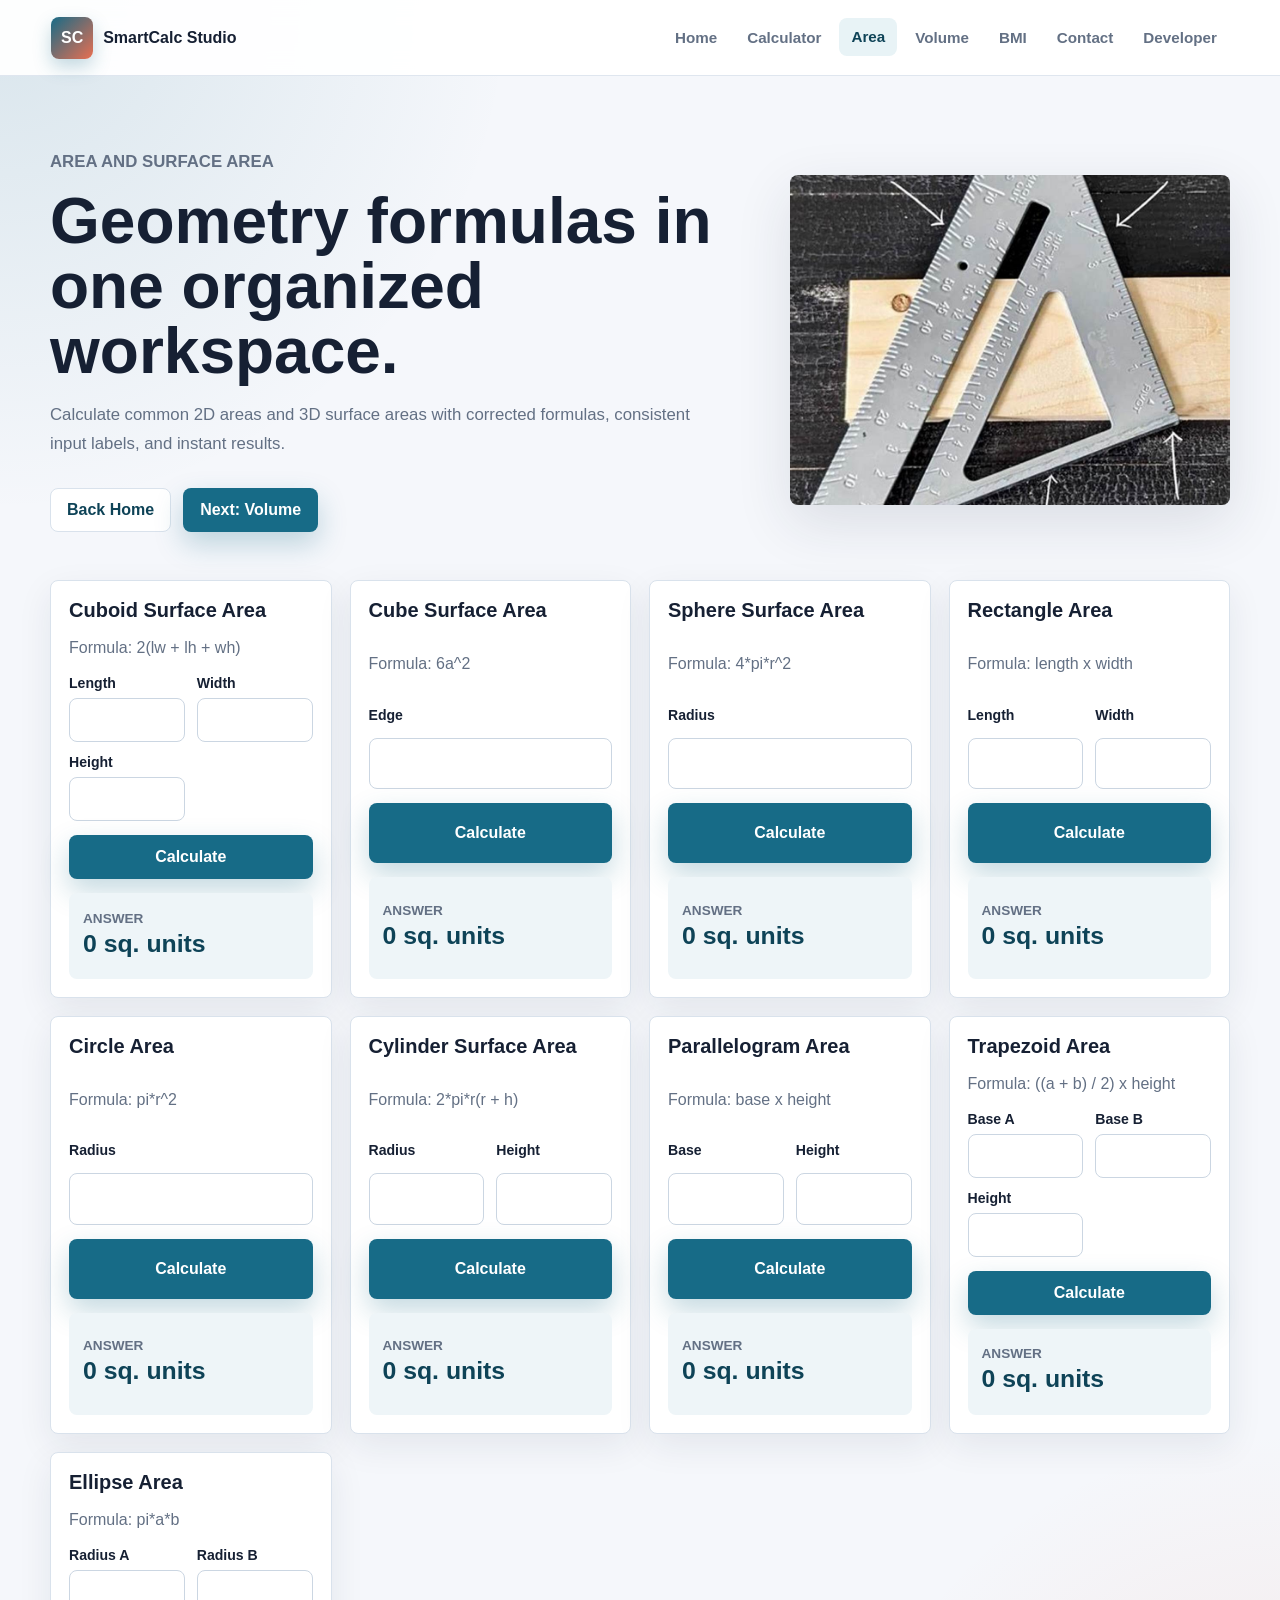
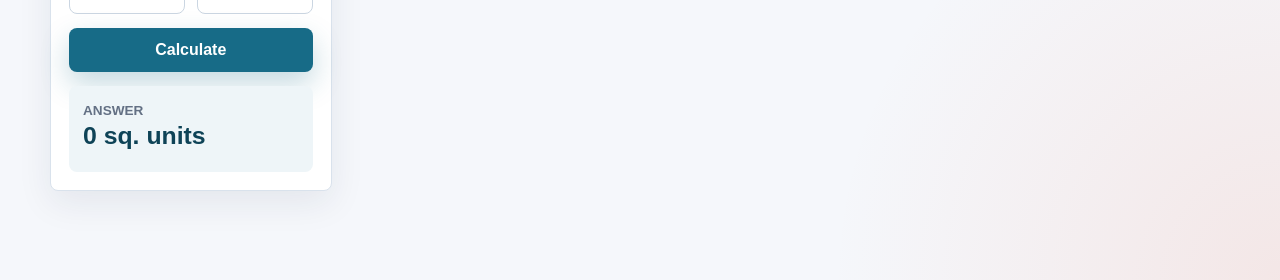
<file: CALCULATOR/area.html>
<!DOCTYPE html>
<html lang="en">
<head>
  <meta charset="UTF-8">
  <meta name="viewport" content="width=device-width, initial-scale=1.0">
  <title>SmartCalc Studio | Area Calculator</title>
  <link rel="stylesheet" href="assets/css/styles.css">
</head>
<body>
  <div class="site-shell">
    <header class="site-header">
      <a class="brand" href="home.html">
        <span class="brand-mark">SC</span>
        <span>SmartCalc Studio</span>
      </a>
      <nav class="nav-links" aria-label="Main navigation">
        <a href="home.html">Home</a>
        <a href="calcy.html">Calculator</a>
        <a class="active" href="area.html">Area</a>
        <a href="volume.html">Volume</a>
        <a href="bmi.html">BMI</a>
        <a href="contactus.html">Contact</a>
        <a href="info.html">Developer</a>
      </nav>
    </header>

    <main>
      <section class="subhero">
        <div>
          <p class="eyebrow">Area and surface area</p>
          <h1>Geometry formulas in one organized workspace.</h1>
          <p>
            Calculate common 2D areas and 3D surface areas with corrected formulas,
            consistent input labels, and instant results.
          </p>
          <div class="hero-actions">
            <a class="btn btn-outline" href="home.html">Back Home</a>
            <a class="btn btn-primary" href="volume.html">Next: Volume</a>
          </div>
        </div>
        <div class="subhero-media">
          <img src="area.jpeg" alt="Area calculator visual">
        </div>
      </section>

      <section class="workspace">
        <div class="form-grid">
          <form class="calc-card" data-formula-form="cuboidSurface">
            <h2>Cuboid Surface Area</h2>
            <p>Formula: 2(lw + lh + wh)</p>
            <div class="fields">
              <div class="field"><label for="cuboid-length">Length</label><input id="cuboid-length" name="length" type="number" step="any" required></div>
              <div class="field"><label for="cuboid-width">Width</label><input id="cuboid-width" name="width" type="number" step="any" required></div>
              <div class="field"><label for="cuboid-height">Height</label><input id="cuboid-height" name="height" type="number" step="any" required></div>
            </div>
            <button class="btn btn-primary" type="submit">Calculate</button>
            <div class="result-panel"><span class="result-label">Answer</span><span class="result-value" data-result>0 sq. units</span><span class="result-note" data-result-note></span></div>
          </form>

          <form class="calc-card" data-formula-form="cubeSurface">
            <h2>Cube Surface Area</h2>
            <p>Formula: 6a^2</p>
            <div class="fields single">
              <div class="field"><label for="cube-edge">Edge</label><input id="cube-edge" name="edge" type="number" step="any" required></div>
            </div>
            <button class="btn btn-primary" type="submit">Calculate</button>
            <div class="result-panel"><span class="result-label">Answer</span><span class="result-value" data-result>0 sq. units</span><span class="result-note" data-result-note></span></div>
          </form>

          <form class="calc-card" data-formula-form="sphereSurface">
            <h2>Sphere Surface Area</h2>
            <p>Formula: 4*pi*r^2</p>
            <div class="fields single">
              <div class="field"><label for="sphere-radius">Radius</label><input id="sphere-radius" name="radius" type="number" step="any" required></div>
            </div>
            <button class="btn btn-primary" type="submit">Calculate</button>
            <div class="result-panel"><span class="result-label">Answer</span><span class="result-value" data-result>0 sq. units</span><span class="result-note" data-result-note></span></div>
          </form>

          <form class="calc-card" data-formula-form="rectangleArea">
            <h2>Rectangle Area</h2>
            <p>Formula: length x width</p>
            <div class="fields">
              <div class="field"><label for="rectangle-length">Length</label><input id="rectangle-length" name="length" type="number" step="any" required></div>
              <div class="field"><label for="rectangle-width">Width</label><input id="rectangle-width" name="width" type="number" step="any" required></div>
            </div>
            <button class="btn btn-primary" type="submit">Calculate</button>
            <div class="result-panel"><span class="result-label">Answer</span><span class="result-value" data-result>0 sq. units</span><span class="result-note" data-result-note></span></div>
          </form>

          <form class="calc-card" data-formula-form="circleArea">
            <h2>Circle Area</h2>
            <p>Formula: pi*r^2</p>
            <div class="fields single">
              <div class="field"><label for="circle-radius">Radius</label><input id="circle-radius" name="radius" type="number" step="any" required></div>
            </div>
            <button class="btn btn-primary" type="submit">Calculate</button>
            <div class="result-panel"><span class="result-label">Answer</span><span class="result-value" data-result>0 sq. units</span><span class="result-note" data-result-note></span></div>
          </form>

          <form class="calc-card" data-formula-form="cylinderSurface">
            <h2>Cylinder Surface Area</h2>
            <p>Formula: 2*pi*r(r + h)</p>
            <div class="fields">
              <div class="field"><label for="cylinder-radius">Radius</label><input id="cylinder-radius" name="radius" type="number" step="any" required></div>
              <div class="field"><label for="cylinder-height">Height</label><input id="cylinder-height" name="height" type="number" step="any" required></div>
            </div>
            <button class="btn btn-primary" type="submit">Calculate</button>
            <div class="result-panel"><span class="result-label">Answer</span><span class="result-value" data-result>0 sq. units</span><span class="result-note" data-result-note></span></div>
          </form>

          <form class="calc-card" data-formula-form="parallelogramArea">
            <h2>Parallelogram Area</h2>
            <p>Formula: base x height</p>
            <div class="fields">
              <div class="field"><label for="parallel-base">Base</label><input id="parallel-base" name="base" type="number" step="any" required></div>
              <div class="field"><label for="parallel-height">Height</label><input id="parallel-height" name="height" type="number" step="any" required></div>
            </div>
            <button class="btn btn-primary" type="submit">Calculate</button>
            <div class="result-panel"><span class="result-label">Answer</span><span class="result-value" data-result>0 sq. units</span><span class="result-note" data-result-note></span></div>
          </form>

          <form class="calc-card" data-formula-form="trapezoidArea">
            <h2>Trapezoid Area</h2>
            <p>Formula: ((a + b) / 2) x height</p>
            <div class="fields">
              <div class="field"><label for="trap-base-a">Base A</label><input id="trap-base-a" name="baseA" type="number" step="any" required></div>
              <div class="field"><label for="trap-base-b">Base B</label><input id="trap-base-b" name="baseB" type="number" step="any" required></div>
              <div class="field"><label for="trap-height">Height</label><input id="trap-height" name="height" type="number" step="any" required></div>
            </div>
            <button class="btn btn-primary" type="submit">Calculate</button>
            <div class="result-panel"><span class="result-label">Answer</span><span class="result-value" data-result>0 sq. units</span><span class="result-note" data-result-note></span></div>
          </form>

          <form class="calc-card" data-formula-form="ellipseArea">
            <h2>Ellipse Area</h2>
            <p>Formula: pi*a*b</p>
            <div class="fields">
              <div class="field"><label for="ellipse-a">Radius A</label><input id="ellipse-a" name="radiusA" type="number" step="any" required></div>
              <div class="field"><label for="ellipse-b">Radius B</label><input id="ellipse-b" name="radiusB" type="number" step="any" required></div>
            </div>
            <button class="btn btn-primary" type="submit">Calculate</button>
            <div class="result-panel"><span class="result-label">Answer</span><span class="result-value" data-result>0 sq. units</span><span class="result-note" data-result-note></span></div>
          </form>
        </div>
      </section>
    </main>
  </div>
  <script src="assets/js/app.js"></script>
</body>
</html>
</file>
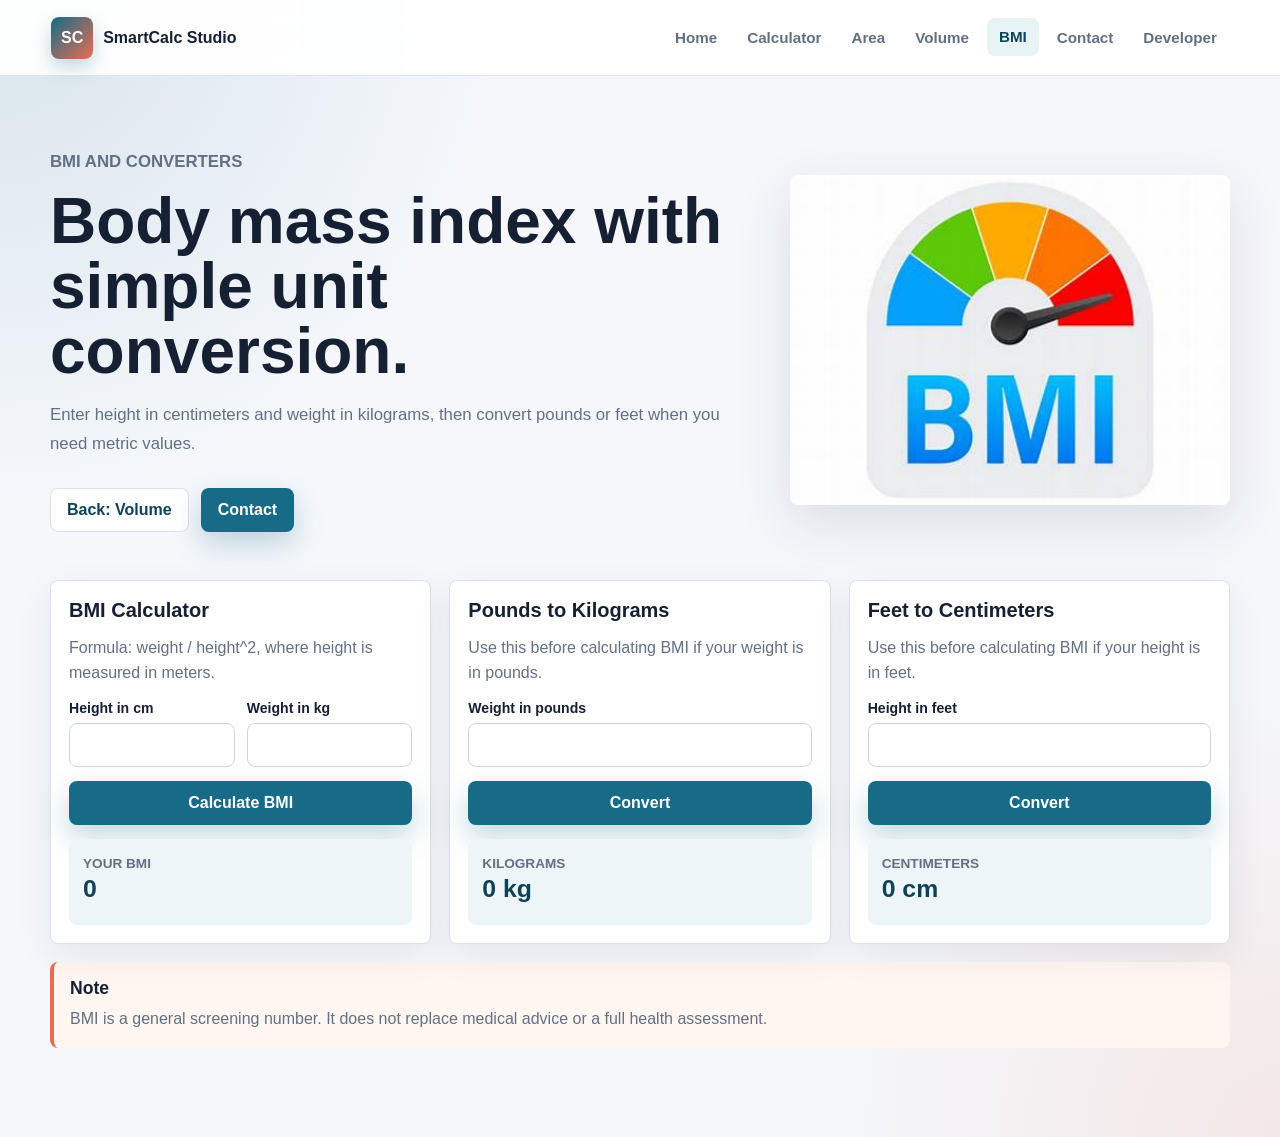
<file: CALCULATOR/bmi.html>
<!DOCTYPE html>
<html lang="en">
<head>
  <meta charset="UTF-8">
  <meta name="viewport" content="width=device-width, initial-scale=1.0">
  <title>SmartCalc Studio | BMI Calculator</title>
  <link rel="stylesheet" href="assets/css/styles.css">
</head>
<body>
  <div class="site-shell">
    <header class="site-header">
      <a class="brand" href="home.html">
        <span class="brand-mark">SC</span>
        <span>SmartCalc Studio</span>
      </a>
      <nav class="nav-links" aria-label="Main navigation">
        <a href="home.html">Home</a>
        <a href="calcy.html">Calculator</a>
        <a href="area.html">Area</a>
        <a href="volume.html">Volume</a>
        <a class="active" href="bmi.html">BMI</a>
        <a href="contactus.html">Contact</a>
        <a href="info.html">Developer</a>
      </nav>
    </header>

    <main>
      <section class="subhero">
        <div>
          <p class="eyebrow">BMI and converters</p>
          <h1>Body mass index with simple unit conversion.</h1>
          <p>
            Enter height in centimeters and weight in kilograms, then convert pounds
            or feet when you need metric values.
          </p>
          <div class="hero-actions">
            <a class="btn btn-outline" href="volume.html">Back: Volume</a>
            <a class="btn btn-primary" href="contactus.html">Contact</a>
          </div>
        </div>
        <div class="subhero-media">
          <img src="bmi.jpeg" alt="BMI calculator visual">
        </div>
      </section>

      <section class="workspace">
        <div class="form-grid">
          <form class="calc-card" data-bmi-form>
            <h2>BMI Calculator</h2>
            <p>Formula: weight / height^2, where height is measured in meters.</p>
            <div class="fields">
              <div class="field"><label for="height">Height in cm</label><input id="height" name="height" type="number" step="any" required></div>
              <div class="field"><label for="weight">Weight in kg</label><input id="weight" name="weight" type="number" step="any" required></div>
            </div>
            <button class="btn btn-primary" type="submit">Calculate BMI</button>
            <div class="result-panel"><span class="result-label">Your BMI</span><span class="result-value" data-result>0</span><span class="result-note" data-result-note></span></div>
          </form>

          <form class="calc-card" data-convert-form="poundsToKg" data-unit="kg">
            <h2>Pounds to Kilograms</h2>
            <p>Use this before calculating BMI if your weight is in pounds.</p>
            <div class="fields single">
              <div class="field"><label for="pounds">Weight in pounds</label><input id="pounds" name="value" type="number" step="any" required></div>
            </div>
            <button class="btn btn-primary" type="submit">Convert</button>
            <div class="result-panel"><span class="result-label">Kilograms</span><span class="result-value" data-result>0 kg</span><span class="result-note" data-result-note></span></div>
          </form>

          <form class="calc-card" data-convert-form="feetToCm" data-unit="cm">
            <h2>Feet to Centimeters</h2>
            <p>Use this before calculating BMI if your height is in feet.</p>
            <div class="fields single">
              <div class="field"><label for="feet">Height in feet</label><input id="feet" name="value" type="number" step="any" required></div>
            </div>
            <button class="btn btn-primary" type="submit">Convert</button>
            <div class="result-panel"><span class="result-label">Centimeters</span><span class="result-value" data-result>0 cm</span><span class="result-note" data-result-note></span></div>
          </form>
        </div>

        <div class="info-banner">
          <h2>Note</h2>
          <p>BMI is a general screening number. It does not replace medical advice or a full health assessment.</p>
        </div>
      </section>
    </main>
  </div>
  <script src="assets/js/app.js"></script>
</body>
</html>
</file>
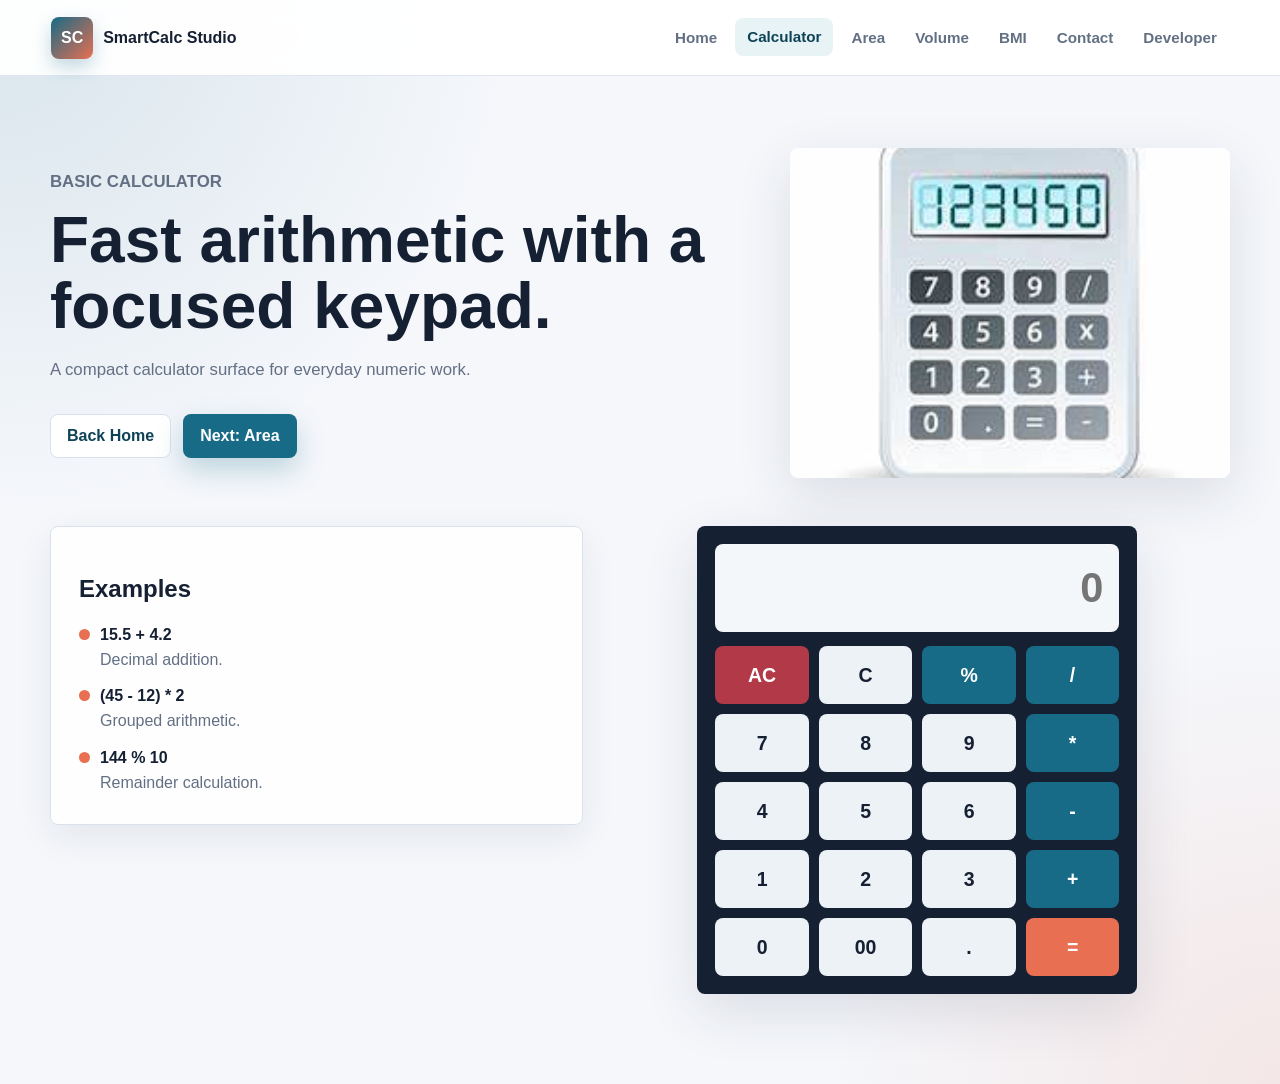
<file: CALCULATOR/calcy.html>
<!DOCTYPE html>
<html lang="en">
<head>
  <meta charset="UTF-8">
  <meta name="viewport" content="width=device-width, initial-scale=1.0">
  <title>SmartCalc Studio | Calculator</title>
  <link rel="stylesheet" href="assets/css/styles.css">
</head>
<body>
  <div class="site-shell">
    <header class="site-header">
      <a class="brand" href="home.html">
        <span class="brand-mark">SC</span>
        <span>SmartCalc Studio</span>
      </a>
      <nav class="nav-links" aria-label="Main navigation">
        <a href="home.html">Home</a>
        <a class="active" href="calcy.html">Calculator</a>
        <a href="area.html">Area</a>
        <a href="volume.html">Volume</a>
        <a href="bmi.html">BMI</a>
        <a href="contactus.html">Contact</a>
        <a href="info.html">Developer</a>
      </nav>
    </header>

    <main>
      <section class="subhero">
        <div>
          <p class="eyebrow">Basic calculator</p>
          <h1>Fast arithmetic with a focused keypad.</h1>
          <p>A compact calculator surface for everyday numeric work.</p>
          <div class="hero-actions">
            <a class="btn btn-outline" href="home.html">Back Home</a>
            <a class="btn btn-primary" href="area.html">Next: Area</a>
          </div>
        </div>
        <div class="subhero-media">
          <img src="calcy.jpeg" alt="Calculator visual">
        </div>
      </section>

      <section class="workspace split-layout">
        <aside class="panel panel-pad">
          <h2>Examples</h2>
          <ul class="quick-list">
            <li><span class="dot"></span><span><strong>15.5 + 4.2</strong><br>Decimal addition.</span></li>
            <li><span class="dot"></span><span><strong>(45 - 12) * 2</strong><br>Grouped arithmetic.</span></li>
            <li><span class="dot"></span><span><strong>144 % 10</strong><br>Remainder calculation.</span></li>
          </ul>
        </aside>

        <section class="calculator-device" data-calculator aria-label="Calculator">
          <div class="calculator-display">
            <input type="text" data-display aria-label="Calculator display" placeholder="0" inputmode="decimal">
          </div>
          <div class="keypad">
            <button class="key danger" type="button" data-key="clear">AC</button>
            <button class="key" type="button" data-key="backspace">C</button>
            <button class="key operator" type="button" data-key="%">%</button>
            <button class="key operator" type="button" data-key="/">/</button>

            <button class="key" type="button" data-key="7">7</button>
            <button class="key" type="button" data-key="8">8</button>
            <button class="key" type="button" data-key="9">9</button>
            <button class="key operator" type="button" data-key="*">*</button>

            <button class="key" type="button" data-key="4">4</button>
            <button class="key" type="button" data-key="5">5</button>
            <button class="key" type="button" data-key="6">6</button>
            <button class="key operator" type="button" data-key="-">-</button>

            <button class="key" type="button" data-key="1">1</button>
            <button class="key" type="button" data-key="2">2</button>
            <button class="key" type="button" data-key="3">3</button>
            <button class="key operator" type="button" data-key="+">+</button>

            <button class="key" type="button" data-key="0">0</button>
            <button class="key" type="button" data-key="00">00</button>
            <button class="key" type="button" data-key=".">.</button>
            <button class="key equal" type="button" data-key="equals">=</button>
          </div>
        </section>
      </section>
    </main>
  </div>
  <script src="assets/js/app.js"></script>
</body>
</html>
</file>
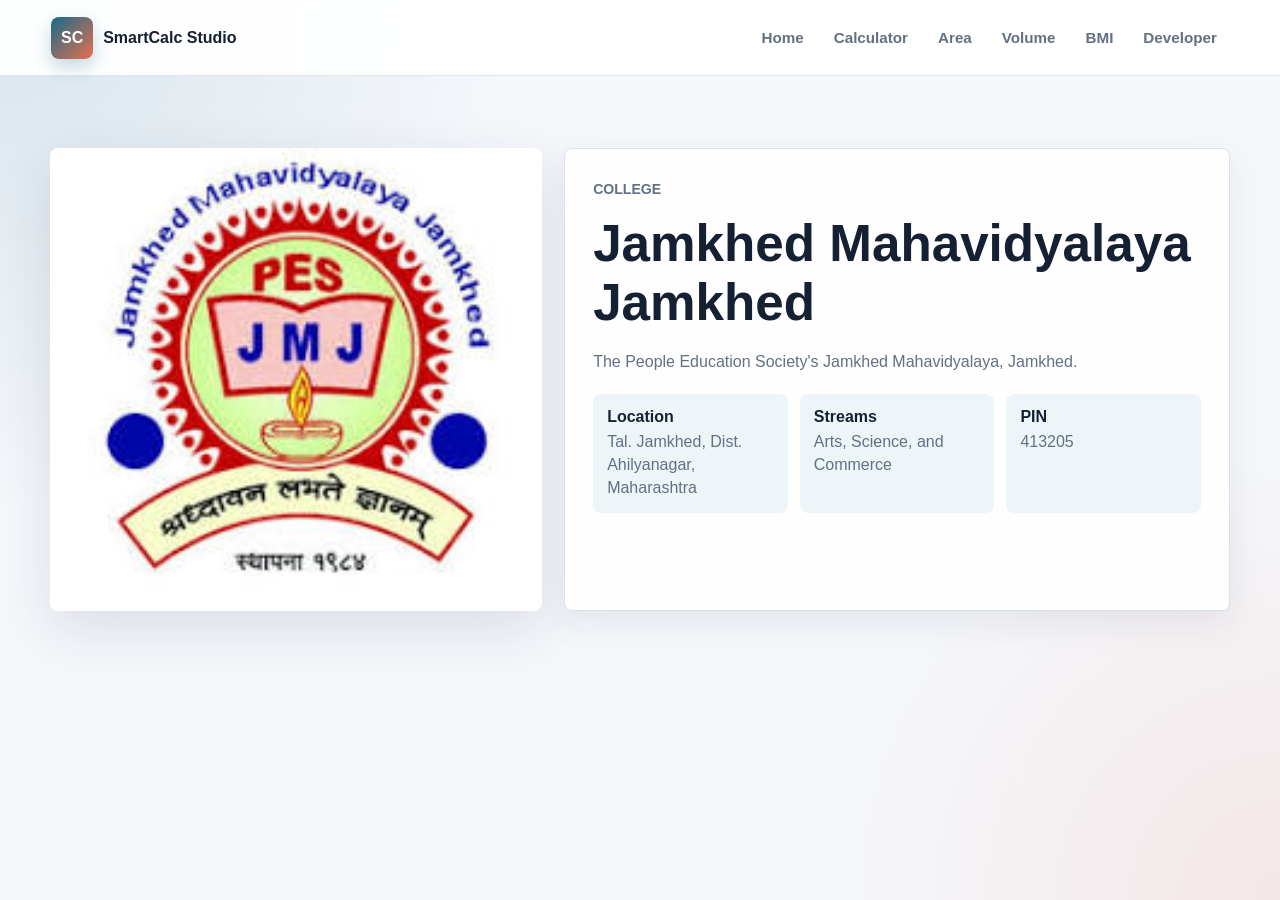
<file: CALCULATOR/college.html>
<!DOCTYPE html>
<html lang="en">
<head>
  <meta charset="UTF-8">
  <meta name="viewport" content="width=device-width, initial-scale=1.0">
  <title>SmartCalc Studio | College</title>
  <link rel="stylesheet" href="assets/css/styles.css">
</head>
<body>
  <div class="site-shell">
    <header class="site-header">
      <a class="brand" href="home.html">
        <span class="brand-mark">SC</span>
        <span>SmartCalc Studio</span>
      </a>
      <nav class="nav-links" aria-label="Main navigation">
        <a href="home.html">Home</a>
        <a href="calcy.html">Calculator</a>
        <a href="area.html">Area</a>
        <a href="volume.html">Volume</a>
        <a href="bmi.html">BMI</a>
        <a href="info.html">Developer</a>
      </nav>
    </header>

    <main class="workspace profile-layout" style="padding-top: clamp(38px, 6vw, 72px);">
      <div class="media-panel">
        <img src="jmj.jpeg" alt="Jamkhed Mahavidyalaya Jamkhed logo">
      </div>
      <section class="panel panel-pad profile-copy">
        <p class="eyebrow">College</p>
        <h1>Jamkhed Mahavidyalaya Jamkhed</h1>
        <p>The People Education Society's Jamkhed Mahavidyalaya, Jamkhed.</p>
        <div class="fact-grid">
          <div class="fact"><strong>Location</strong><span>Tal. Jamkhed, Dist. Ahilyanagar, Maharashtra</span></div>
          <div class="fact"><strong>Streams</strong><span>Arts, Science, and Commerce</span></div>
          <div class="fact"><strong>PIN</strong><span>413205</span></div>
        </div>
      </section>
    </main>
  </div>
</body>
</html>
</file>
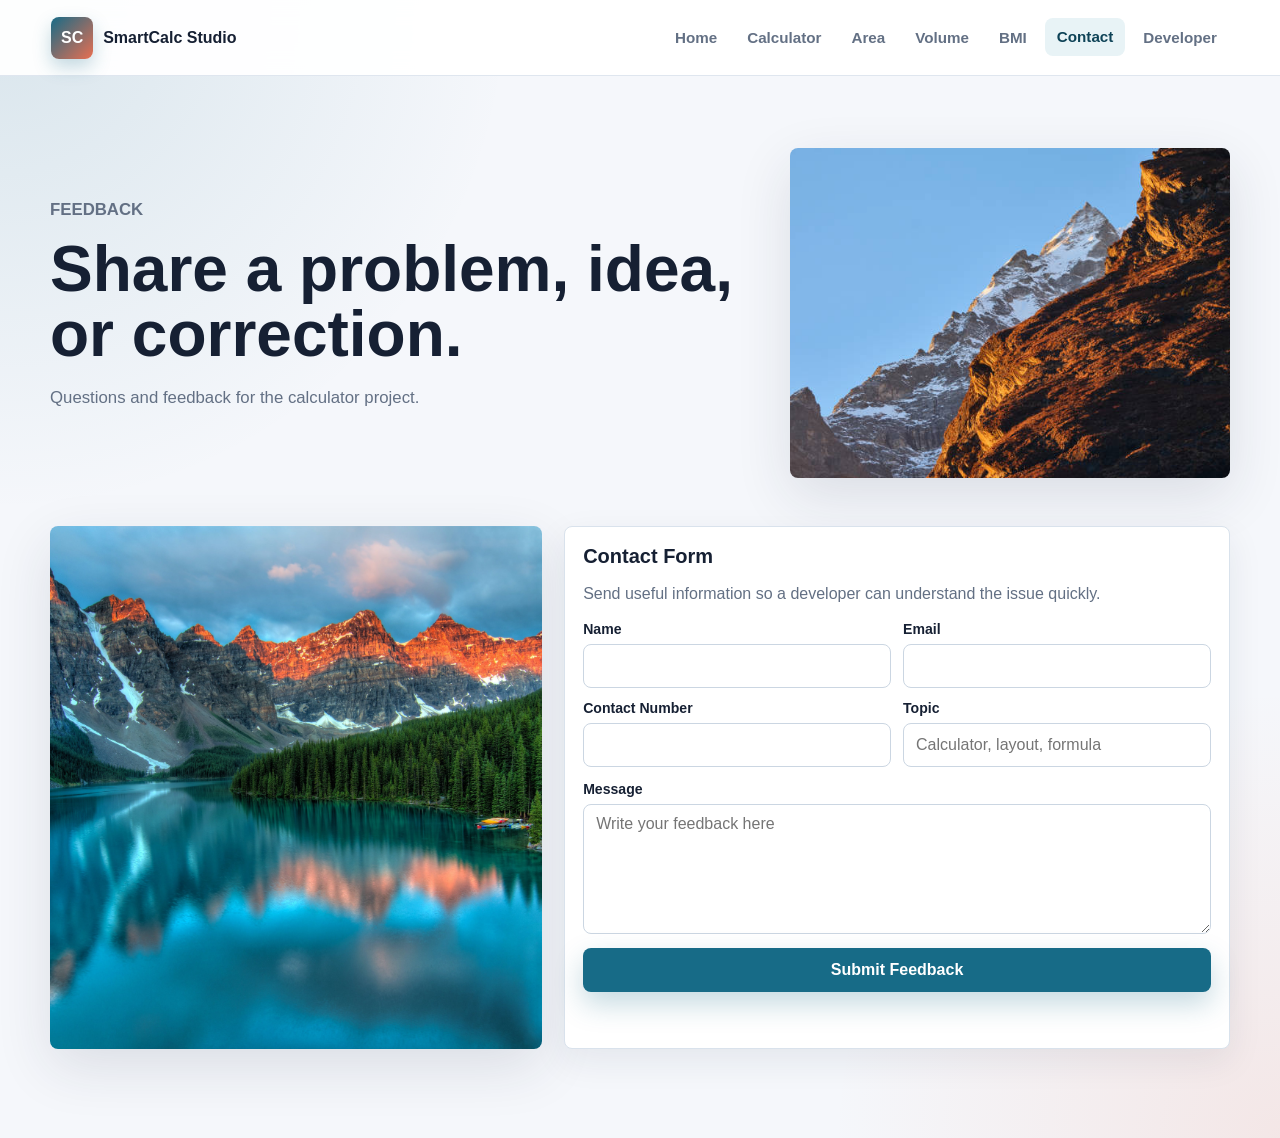
<file: CALCULATOR/contactus.html>
<!DOCTYPE html>
<html lang="en">
<head>
  <meta charset="UTF-8">
  <meta name="viewport" content="width=device-width, initial-scale=1.0">
  <title>SmartCalc Studio | Contact</title>
  <link rel="stylesheet" href="assets/css/styles.css">
</head>
<body>
  <div class="site-shell">
    <header class="site-header">
      <a class="brand" href="home.html">
        <span class="brand-mark">SC</span>
        <span>SmartCalc Studio</span>
      </a>
      <nav class="nav-links" aria-label="Main navigation">
        <a href="home.html">Home</a>
        <a href="calcy.html">Calculator</a>
        <a href="area.html">Area</a>
        <a href="volume.html">Volume</a>
        <a href="bmi.html">BMI</a>
        <a class="active" href="contactus.html">Contact</a>
        <a href="info.html">Developer</a>
      </nav>
    </header>

    <main>
      <section class="subhero">
        <div>
          <p class="eyebrow">Feedback</p>
          <h1>Share a problem, idea, or correction.</h1>
          <p>Questions and feedback for the calculator project.</p>
        </div>
        <div class="subhero-media">
          <img src="contactus.jpg" alt="Contact background">
        </div>
      </section>

      <section class="workspace contact-layout">
        <div class="media-panel">
          <img src="nature.jpg" alt="Calm study scene">
        </div>

        <form class="calc-card" data-contact-form>
          <h2>Contact Form</h2>
          <p>Send useful information so a developer can understand the issue quickly.</p>
          <div class="fields">
            <div class="field"><label for="name">Name</label><input id="name" name="name" type="text" required></div>
            <div class="field"><label for="email">Email</label><input id="email" name="email" type="email" required></div>
            <div class="field"><label for="phone">Contact Number</label><input id="phone" name="phone" type="tel"></div>
            <div class="field"><label for="topic">Topic</label><input id="topic" name="topic" type="text" placeholder="Calculator, layout, formula"></div>
          </div>
          <div class="field">
            <label for="message">Message</label>
            <textarea id="message" name="message" required placeholder="Write your feedback here"></textarea>
          </div>
          <button class="btn btn-primary" type="submit">Submit Feedback</button>
          <p class="status-message" data-status aria-live="polite"></p>
        </form>
      </section>
    </main>
  </div>
  <script src="assets/js/app.js"></script>
</body>
</html>
</file>
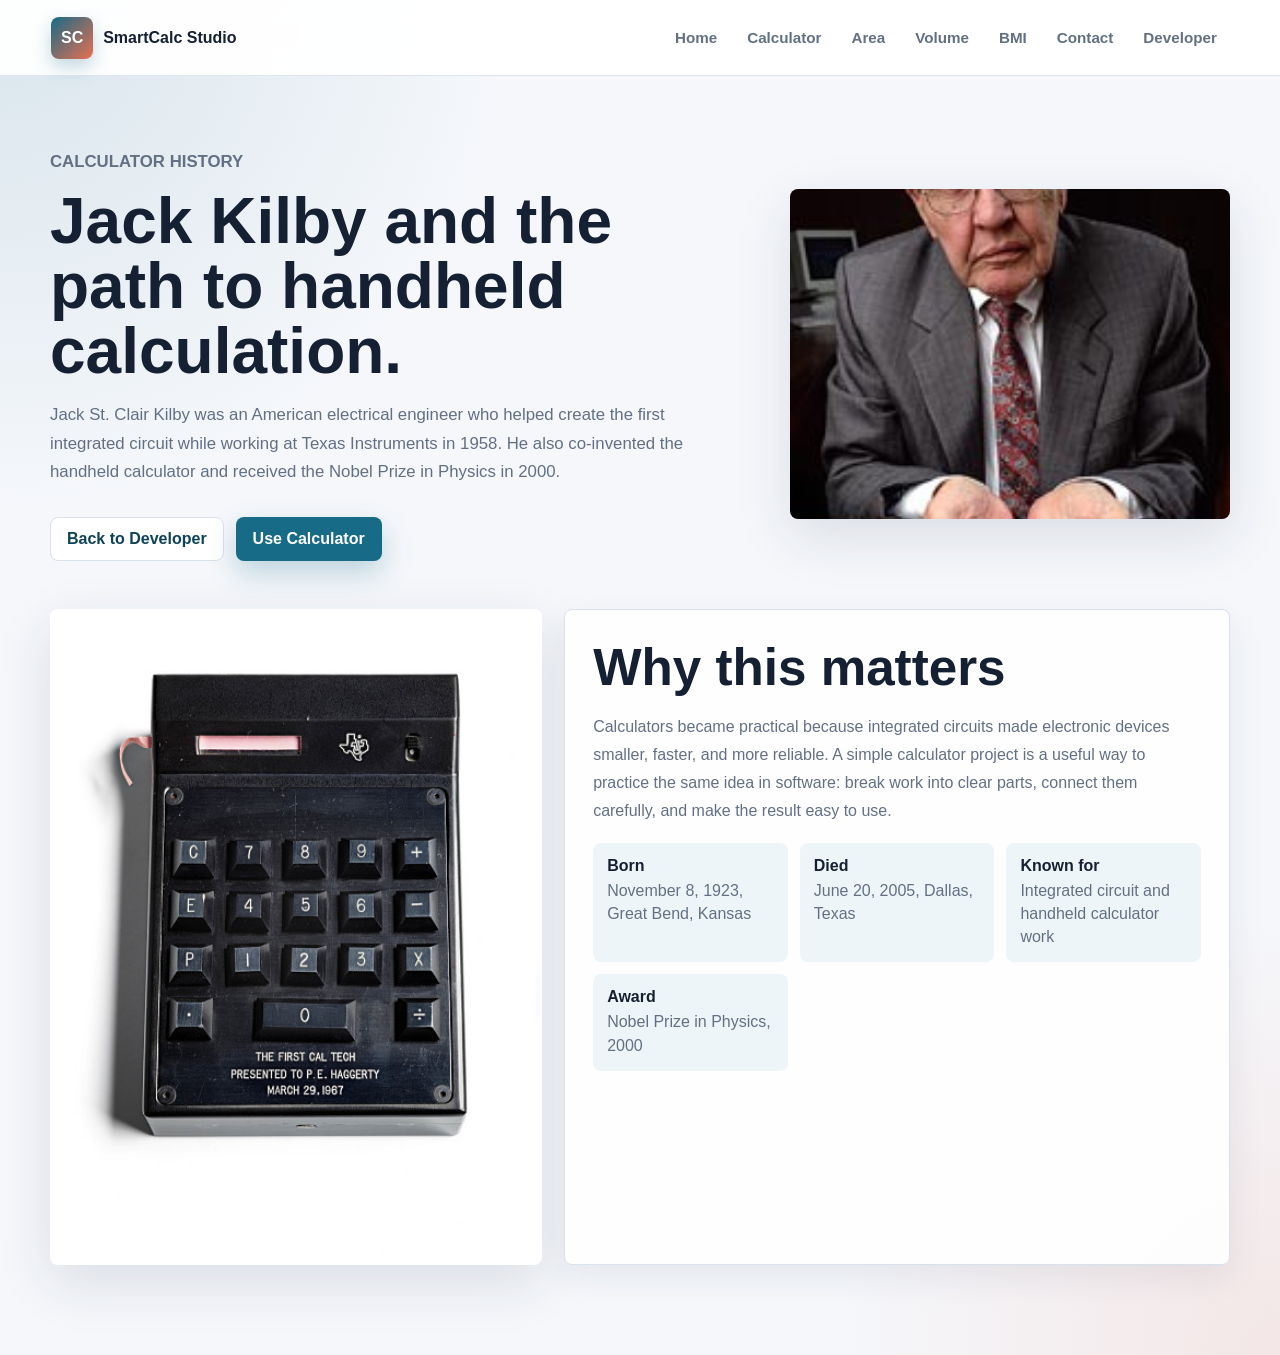
<file: CALCULATOR/founder.html>
<!DOCTYPE html>
<html lang="en">
<head>
  <meta charset="UTF-8">
  <meta name="viewport" content="width=device-width, initial-scale=1.0">
  <title>SmartCalc Studio | Calculator History</title>
  <link rel="stylesheet" href="assets/css/styles.css">
</head>
<body>
  <div class="site-shell">
    <header class="site-header">
      <a class="brand" href="home.html">
        <span class="brand-mark">SC</span>
        <span>SmartCalc Studio</span>
      </a>
      <nav class="nav-links" aria-label="Main navigation">
        <a href="home.html">Home</a>
        <a href="calcy.html">Calculator</a>
        <a href="area.html">Area</a>
        <a href="volume.html">Volume</a>
        <a href="bmi.html">BMI</a>
        <a href="contactus.html">Contact</a>
        <a href="info.html">Developer</a>
      </nav>
    </header>

    <main>
      <section class="subhero">
        <div>
          <p class="eyebrow">Calculator history</p>
          <h1>Jack Kilby and the path to handheld calculation.</h1>
          <p>
            Jack St. Clair Kilby was an American electrical engineer who helped create
            the first integrated circuit while working at Texas Instruments in 1958.
            He also co-invented the handheld calculator and received the Nobel Prize
            in Physics in 2000.
          </p>
          <div class="hero-actions">
            <a class="btn btn-outline" href="info.html">Back to Developer</a>
            <a class="btn btn-primary" href="calcy.html">Use Calculator</a>
          </div>
        </div>
        <div class="subhero-media">
          <img src="jack.jpg" alt="Jack Kilby">
        </div>
      </section>

      <section class="workspace profile-layout">
        <div class="media-panel">
          <img src="calculater.jpg" alt="Handheld calculator">
        </div>
        <article class="panel panel-pad profile-copy">
          <h2>Why this matters</h2>
          <p>
            Calculators became practical because integrated circuits made electronic devices
            smaller, faster, and more reliable. A simple calculator project is a useful way
            to practice the same idea in software: break work into clear parts, connect them
            carefully, and make the result easy to use.
          </p>
          <div class="fact-grid">
            <div class="fact"><strong>Born</strong><span>November 8, 1923, Great Bend, Kansas</span></div>
            <div class="fact"><strong>Died</strong><span>June 20, 2005, Dallas, Texas</span></div>
            <div class="fact"><strong>Known for</strong><span>Integrated circuit and handheld calculator work</span></div>
            <div class="fact"><strong>Award</strong><span>Nobel Prize in Physics, 2000</span></div>
          </div>
        </article>
      </section>
    </main>
  </div>
</body>
</html>
</file>
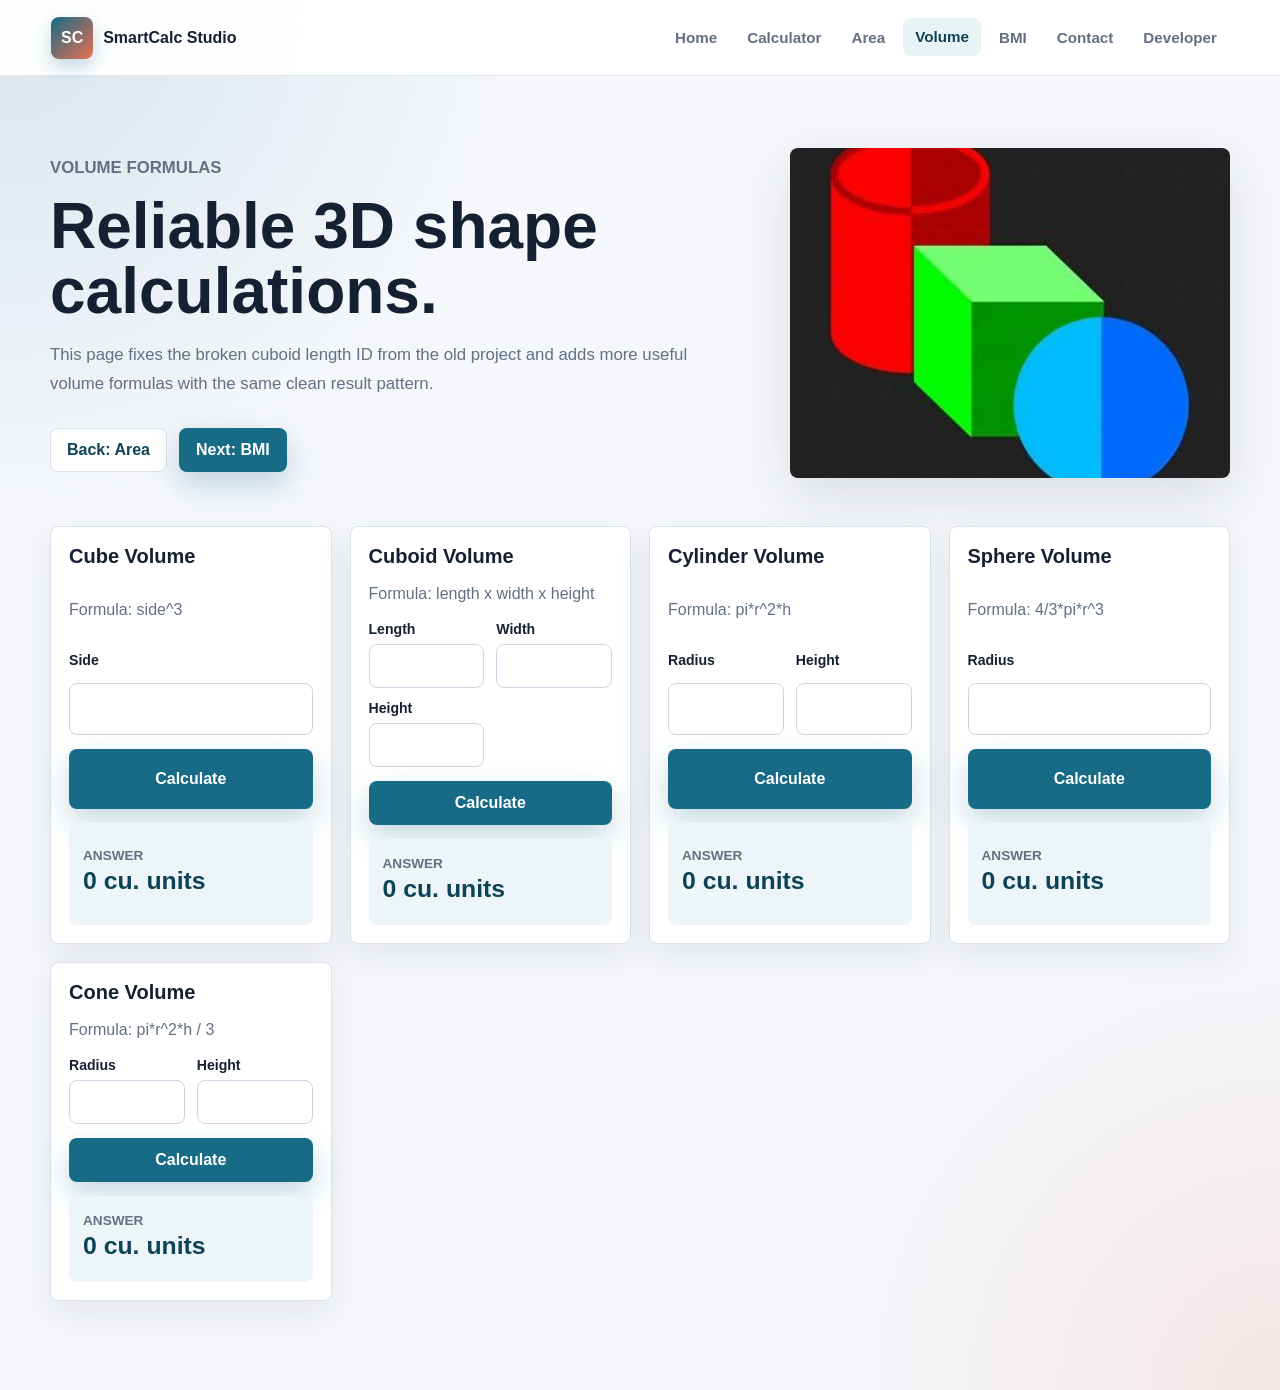
<file: CALCULATOR/volume.html>
<!DOCTYPE html>
<html lang="en">
<head>
  <meta charset="UTF-8">
  <meta name="viewport" content="width=device-width, initial-scale=1.0">
  <title>SmartCalc Studio | Volume Calculator</title>
  <link rel="stylesheet" href="assets/css/styles.css">
</head>
<body>
  <div class="site-shell">
    <header class="site-header">
      <a class="brand" href="home.html">
        <span class="brand-mark">SC</span>
        <span>SmartCalc Studio</span>
      </a>
      <nav class="nav-links" aria-label="Main navigation">
        <a href="home.html">Home</a>
        <a href="calcy.html">Calculator</a>
        <a href="area.html">Area</a>
        <a class="active" href="volume.html">Volume</a>
        <a href="bmi.html">BMI</a>
        <a href="contactus.html">Contact</a>
        <a href="info.html">Developer</a>
      </nav>
    </header>

    <main>
      <section class="subhero">
        <div>
          <p class="eyebrow">Volume formulas</p>
          <h1>Reliable 3D shape calculations.</h1>
          <p>
            This page fixes the broken cuboid length ID from the old project and adds
            more useful volume formulas with the same clean result pattern.
          </p>
          <div class="hero-actions">
            <a class="btn btn-outline" href="area.html">Back: Area</a>
            <a class="btn btn-primary" href="bmi.html">Next: BMI</a>
          </div>
        </div>
        <div class="subhero-media">
          <img src="volume.jpeg" alt="Volume calculator visual">
        </div>
      </section>

      <section class="workspace">
        <div class="form-grid">
          <form class="calc-card" data-formula-form="cubeVolume">
            <h2>Cube Volume</h2>
            <p>Formula: side^3</p>
            <div class="fields single">
              <div class="field"><label for="cube-side">Side</label><input id="cube-side" name="side" type="number" step="any" required></div>
            </div>
            <button class="btn btn-primary" type="submit">Calculate</button>
            <div class="result-panel"><span class="result-label">Answer</span><span class="result-value" data-result>0 cu. units</span><span class="result-note" data-result-note></span></div>
          </form>

          <form class="calc-card" data-formula-form="cuboidVolume">
            <h2>Cuboid Volume</h2>
            <p>Formula: length x width x height</p>
            <div class="fields">
              <div class="field"><label for="cuboid-length">Length</label><input id="cuboid-length" name="length" type="number" step="any" required></div>
              <div class="field"><label for="cuboid-width">Width</label><input id="cuboid-width" name="width" type="number" step="any" required></div>
              <div class="field"><label for="cuboid-height">Height</label><input id="cuboid-height" name="height" type="number" step="any" required></div>
            </div>
            <button class="btn btn-primary" type="submit">Calculate</button>
            <div class="result-panel"><span class="result-label">Answer</span><span class="result-value" data-result>0 cu. units</span><span class="result-note" data-result-note></span></div>
          </form>

          <form class="calc-card" data-formula-form="cylinderVolume">
            <h2>Cylinder Volume</h2>
            <p>Formula: pi*r^2*h</p>
            <div class="fields">
              <div class="field"><label for="cyl-radius">Radius</label><input id="cyl-radius" name="radius" type="number" step="any" required></div>
              <div class="field"><label for="cyl-height">Height</label><input id="cyl-height" name="height" type="number" step="any" required></div>
            </div>
            <button class="btn btn-primary" type="submit">Calculate</button>
            <div class="result-panel"><span class="result-label">Answer</span><span class="result-value" data-result>0 cu. units</span><span class="result-note" data-result-note></span></div>
          </form>

          <form class="calc-card" data-formula-form="sphereVolume">
            <h2>Sphere Volume</h2>
            <p>Formula: 4/3*pi*r^3</p>
            <div class="fields single">
              <div class="field"><label for="sphere-radius">Radius</label><input id="sphere-radius" name="radius" type="number" step="any" required></div>
            </div>
            <button class="btn btn-primary" type="submit">Calculate</button>
            <div class="result-panel"><span class="result-label">Answer</span><span class="result-value" data-result>0 cu. units</span><span class="result-note" data-result-note></span></div>
          </form>

          <form class="calc-card" data-formula-form="coneVolume">
            <h2>Cone Volume</h2>
            <p>Formula: pi*r^2*h / 3</p>
            <div class="fields">
              <div class="field"><label for="cone-radius">Radius</label><input id="cone-radius" name="radius" type="number" step="any" required></div>
              <div class="field"><label for="cone-height">Height</label><input id="cone-height" name="height" type="number" step="any" required></div>
            </div>
            <button class="btn btn-primary" type="submit">Calculate</button>
            <div class="result-panel"><span class="result-label">Answer</span><span class="result-value" data-result>0 cu. units</span><span class="result-note" data-result-note></span></div>
          </form>
        </div>
      </section>
    </main>
  </div>
  <script src="assets/js/app.js"></script>
</body>
</html>
</file>
<file: CALCULATOR/assets/css/styles.css>
:root {
  --bg: #f5f7fb;
  --surface: #ffffff;
  --surface-soft: #eef5f8;
  --ink: #162033;
  --muted: #637084;
  --line: #d9e2ec;
  --primary: #176b87;
  --primary-dark: #0e4357;
  --accent: #e86f51;
  --success: #27745d;
  --warning: #a66f15;
  --danger: #b23a48;
  --shadow: 0 18px 55px rgba(29, 43, 68, 0.12);
  --radius: 8px;
  --header-height: 76px;
}

* {
  box-sizing: border-box;
}

html {
  scroll-behavior: smooth;
}

body {
  margin: 0;
  min-height: 100vh;
  color: var(--ink);
  background:
    radial-gradient(circle at top left, rgba(23, 107, 135, 0.13), transparent 32rem),
    radial-gradient(circle at bottom right, rgba(232, 111, 81, 0.12), transparent 28rem),
    var(--bg);
  font-family: Arial, Helvetica, sans-serif;
  letter-spacing: 0;
}

body.auth-page {
  background-color: #132032;
}

a {
  color: inherit;
  text-decoration: none;
}

img {
  display: block;
  max-width: 100%;
}

button,
input,
textarea {
  font: inherit;
}

button {
  cursor: pointer;
}

.site-shell {
  min-height: 100vh;
}

.site-header {
  position: sticky;
  top: 0;
  z-index: 20;
  display: flex;
  min-height: var(--header-height);
  align-items: center;
  justify-content: space-between;
  gap: 18px;
  padding: 14px clamp(18px, 4vw, 56px);
  border-bottom: 1px solid rgba(217, 226, 236, 0.84);
  background: rgba(255, 255, 255, 0.94);
  backdrop-filter: blur(14px);
}

.brand {
  display: inline-flex;
  align-items: center;
  gap: 10px;
  color: var(--ink);
  font-weight: 800;
  white-space: nowrap;
}

.brand-mark {
  display: grid;
  width: 42px;
  height: 42px;
  place-items: center;
  border-radius: var(--radius);
  color: #ffffff;
  background: linear-gradient(135deg, var(--primary), var(--accent));
  box-shadow: 0 8px 18px rgba(23, 107, 135, 0.26);
}

.nav-links {
  display: flex;
  align-items: center;
  justify-content: flex-end;
  gap: 6px;
  flex-wrap: wrap;
}

.nav-links a {
  display: inline-flex;
  align-items: center;
  min-height: 38px;
  padding: 9px 12px;
  border-radius: var(--radius);
  color: var(--muted);
  font-size: 0.95rem;
  font-weight: 700;
  transition: background 160ms ease, color 160ms ease, transform 160ms ease;
}

.nav-links a:hover,
.nav-links a.active {
  color: var(--primary-dark);
  background: #e8f3f6;
  transform: translateY(-1px);
}

.page-hero {
  position: relative;
  display: grid;
  min-height: calc(100vh - 150px);
  grid-template-columns: minmax(0, 1.08fr) minmax(300px, 0.72fr);
  align-items: center;
  gap: clamp(28px, 5vw, 76px);
  overflow: hidden;
  padding: clamp(56px, 8vw, 92px) clamp(18px, 5vw, 76px);
}

.page-hero::before {
  position: absolute;
  inset: 0;
  z-index: -2;
  content: "";
  background-image:
    linear-gradient(90deg, rgba(10, 23, 39, 0.84), rgba(10, 23, 39, 0.5), rgba(10, 23, 39, 0.2)),
    var(--hero-image);
  background-position: center;
  background-size: cover;
}

.page-hero::after {
  position: absolute;
  inset: auto 0 0;
  z-index: -1;
  height: 28%;
  content: "";
  background: linear-gradient(0deg, rgba(245, 247, 251, 0.88), transparent);
}

.hero-copy {
  max-width: 820px;
  color: #ffffff;
}

.eyebrow {
  margin: 0 0 12px;
  color: #bfe8f0;
  font-size: 0.88rem;
  font-weight: 800;
  text-transform: uppercase;
}

.hero-title {
  margin: 0;
  max-width: 840px;
  font-size: clamp(2.5rem, 6vw, 5.5rem);
  line-height: 0.98;
  font-weight: 900;
}

.hero-lead {
  max-width: 640px;
  margin: 20px 0 0;
  color: rgba(255, 255, 255, 0.88);
  font-size: clamp(1rem, 1.8vw, 1.24rem);
  line-height: 1.7;
}

.hero-actions {
  display: flex;
  gap: 12px;
  flex-wrap: wrap;
  margin-top: 30px;
}

.btn {
  display: inline-flex;
  min-height: 44px;
  align-items: center;
  justify-content: center;
  gap: 8px;
  padding: 11px 16px;
  border: 1px solid transparent;
  border-radius: var(--radius);
  font-weight: 800;
  line-height: 1;
  transition: transform 160ms ease, box-shadow 160ms ease, background 160ms ease;
}

.btn:hover {
  transform: translateY(-2px);
}

.btn-primary {
  color: #ffffff;
  background: var(--primary);
  box-shadow: 0 12px 28px rgba(23, 107, 135, 0.25);
}

.btn-primary:hover {
  background: var(--primary-dark);
}

.btn-secondary {
  color: #ffffff;
  border-color: rgba(255, 255, 255, 0.42);
  background: rgba(255, 255, 255, 0.12);
}

.btn-light {
  color: var(--primary-dark);
  background: #ffffff;
  box-shadow: 0 12px 28px rgba(29, 43, 68, 0.12);
}

.btn-outline {
  color: var(--primary-dark);
  border-color: var(--line);
  background: #ffffff;
}

.hero-panel {
  display: grid;
  gap: 16px;
  padding: 22px;
  border: 1px solid rgba(255, 255, 255, 0.48);
  border-radius: var(--radius);
  background: rgba(255, 255, 255, 0.92);
  box-shadow: var(--shadow);
}

.hero-panel h2 {
  margin: 0;
  font-size: clamp(1.4rem, 2.5vw, 2rem);
}

.quick-list {
  display: grid;
  gap: 12px;
  margin: 0;
  padding: 0;
  list-style: none;
}

.quick-list li {
  display: grid;
  grid-template-columns: auto 1fr;
  gap: 10px;
  align-items: start;
  color: var(--muted);
  line-height: 1.55;
}

.quick-list strong {
  color: var(--ink);
}

.dot {
  width: 11px;
  height: 11px;
  margin-top: 6px;
  border-radius: 50%;
  background: var(--accent);
}

.stats {
  display: grid;
  grid-template-columns: repeat(3, 1fr);
  gap: 10px;
}

.stat {
  padding: 14px;
  border-radius: var(--radius);
  background: var(--surface-soft);
}

.stat strong {
  display: block;
  color: var(--primary-dark);
  font-size: 1.7rem;
}

.stat span {
  color: var(--muted);
  font-size: 0.88rem;
}

.section {
  width: min(1180px, calc(100% - 36px));
  margin: 0 auto;
  padding: clamp(44px, 6vw, 76px) 0;
}

.section-head {
  display: flex;
  align-items: end;
  justify-content: space-between;
  gap: 24px;
  margin-bottom: 26px;
}

.section-head h2 {
  margin: 0;
  font-size: clamp(1.8rem, 3vw, 2.8rem);
}

.section-head p {
  max-width: 600px;
  margin: 8px 0 0;
  color: var(--muted);
  line-height: 1.65;
}

.tool-grid {
  display: grid;
  grid-template-columns: repeat(auto-fit, minmax(230px, 1fr));
  gap: 18px;
}

.tool-card {
  display: flex;
  min-height: 100%;
  flex-direction: column;
  overflow: hidden;
  border: 1px solid var(--line);
  border-radius: var(--radius);
  background: var(--surface);
  box-shadow: 0 12px 35px rgba(29, 43, 68, 0.08);
  transition: transform 180ms ease, box-shadow 180ms ease;
}

.tool-card:hover {
  transform: translateY(-5px);
  box-shadow: var(--shadow);
}

.tool-card img {
  width: 100%;
  height: 170px;
  object-fit: cover;
}

.tool-card-body {
  display: grid;
  gap: 10px;
  padding: 18px;
}

.tool-card h3 {
  margin: 0;
  font-size: 1.22rem;
}

.tool-card p {
  margin: 0;
  color: var(--muted);
  line-height: 1.55;
}

.badge-row {
  display: flex;
  gap: 8px;
  flex-wrap: wrap;
  margin-top: 4px;
}

.badge {
  display: inline-flex;
  min-height: 28px;
  align-items: center;
  border-radius: 999px;
  padding: 5px 10px;
  color: var(--primary-dark);
  background: #e8f3f6;
  font-size: 0.8rem;
  font-weight: 800;
}

.subhero {
  display: grid;
  grid-template-columns: minmax(0, 1fr) minmax(280px, 440px);
  gap: clamp(22px, 4vw, 56px);
  align-items: center;
  width: min(1180px, calc(100% - 36px));
  margin: 0 auto;
  padding: clamp(38px, 6vw, 72px) 0 24px;
}

.subhero h1 {
  margin: 0;
  font-size: clamp(2.2rem, 5vw, 4.3rem);
  line-height: 1.02;
}

.subhero p {
  max-width: 680px;
  color: var(--muted);
  font-size: 1.05rem;
  line-height: 1.7;
}

.subhero-media {
  overflow: hidden;
  border-radius: var(--radius);
  box-shadow: var(--shadow);
}

.subhero-media img {
  width: 100%;
  aspect-ratio: 4 / 3;
  object-fit: cover;
}

.workspace {
  width: min(1180px, calc(100% - 36px));
  margin: 0 auto;
  padding: 24px 0 clamp(56px, 7vw, 90px);
}

.panel {
  border: 1px solid var(--line);
  border-radius: var(--radius);
  background: rgba(255, 255, 255, 0.92);
  box-shadow: 0 12px 35px rgba(29, 43, 68, 0.08);
}

.panel-pad {
  padding: clamp(18px, 3vw, 28px);
}

.split-layout {
  display: grid;
  grid-template-columns: minmax(0, 0.92fr) minmax(320px, 1.08fr);
  gap: 22px;
  align-items: start;
}

.calculator-device {
  max-width: 440px;
  margin: 0 auto;
  padding: 18px;
  border-radius: var(--radius);
  background: #162033;
  box-shadow: var(--shadow);
}

.calculator-display {
  margin-bottom: 14px;
}

.calculator-display input {
  width: 100%;
  min-height: 88px;
  padding: 16px;
  border: 0;
  border-radius: var(--radius);
  color: #0f1724;
  background: #f3f7fa;
  font-size: clamp(1.8rem, 6vw, 2.6rem);
  font-weight: 800;
  text-align: right;
}

.keypad {
  display: grid;
  grid-template-columns: repeat(4, 1fr);
  gap: 10px;
}

.key {
  min-height: 58px;
  border: 0;
  border-radius: var(--radius);
  color: #162033;
  background: #edf2f7;
  font-size: 1.22rem;
  font-weight: 900;
  transition: transform 100ms ease, background 140ms ease;
}

.key:hover {
  background: #ffffff;
}

.key:active {
  transform: translateY(2px);
}

.key.operator {
  color: #ffffff;
  background: var(--primary);
}

.key.danger {
  color: #ffffff;
  background: var(--danger);
}

.key.equal {
  color: #ffffff;
  background: var(--accent);
}

.form-grid {
  display: grid;
  grid-template-columns: repeat(auto-fit, minmax(260px, 1fr));
  gap: 18px;
}

.calc-card {
  display: grid;
  gap: 14px;
  padding: 18px;
  border: 1px solid var(--line);
  border-radius: var(--radius);
  background: var(--surface);
  box-shadow: 0 12px 35px rgba(29, 43, 68, 0.08);
}

.calc-card h2,
.calc-card h3 {
  margin: 0;
  font-size: 1.25rem;
}

.calc-card p {
  margin: 0;
  color: var(--muted);
  line-height: 1.55;
}

.fields {
  display: grid;
  grid-template-columns: repeat(2, minmax(0, 1fr));
  gap: 12px;
}

.fields.single {
  grid-template-columns: 1fr;
}

.field {
  display: grid;
  gap: 7px;
}

.field label {
  color: var(--ink);
  font-size: 0.88rem;
  font-weight: 800;
}

.field input,
.field textarea {
  width: 100%;
  min-height: 44px;
  padding: 10px 12px;
  border: 1px solid #cbd6e2;
  border-radius: var(--radius);
  color: var(--ink);
  background: #ffffff;
  outline: none;
  transition: border 160ms ease, box-shadow 160ms ease;
}

.field textarea {
  min-height: 130px;
  resize: vertical;
}

.field input:focus,
.field textarea:focus {
  border-color: var(--primary);
  box-shadow: 0 0 0 4px rgba(23, 107, 135, 0.12);
}

.result-panel {
  display: grid;
  min-height: 86px;
  align-content: center;
  gap: 4px;
  padding: 14px;
  border-radius: var(--radius);
  background: var(--surface-soft);
}

.result-label {
  color: var(--muted);
  font-size: 0.85rem;
  font-weight: 800;
  text-transform: uppercase;
}

.result-value {
  color: var(--primary-dark);
  font-size: 1.55rem;
  font-weight: 900;
  word-break: break-word;
}

.result-note {
  color: var(--muted);
  line-height: 1.5;
}

.info-banner {
  display: grid;
  gap: 8px;
  margin-top: 18px;
  padding: 16px;
  border-left: 4px solid var(--accent);
  border-radius: var(--radius);
  background: #fff6f1;
}

.info-banner h2,
.info-banner h3 {
  margin: 0;
  font-size: 1.1rem;
}

.info-banner p {
  margin: 0;
  color: var(--muted);
  line-height: 1.55;
}

.auth-wrap {
  position: relative;
  display: grid;
  min-height: 100vh;
  place-items: center;
  overflow: hidden;
  padding: 28px;
}

.auth-wrap::before {
  position: absolute;
  inset: 0;
  z-index: -2;
  content: "";
  background-image:
    linear-gradient(110deg, rgba(9, 20, 34, 0.82), rgba(9, 20, 34, 0.36)),
    var(--auth-image);
  background-position: center;
  background-size: cover;
}

.auth-panel {
  width: min(440px, 100%);
  padding: 26px;
  border: 1px solid rgba(255, 255, 255, 0.45);
  border-radius: var(--radius);
  background: rgba(255, 255, 255, 0.94);
  box-shadow: var(--shadow);
}

.auth-panel .brand {
  margin-bottom: 20px;
}

.auth-panel h1 {
  margin: 0 0 8px;
  font-size: clamp(2rem, 5vw, 3rem);
}

.auth-panel p {
  margin: 0 0 18px;
  color: var(--muted);
  line-height: 1.6;
}

.auth-panel form {
  display: grid;
  gap: 13px;
}

.status-message {
  min-height: 24px;
  margin: 12px 0 0;
  color: var(--success);
  font-weight: 800;
}

.contact-layout,
.profile-layout {
  display: grid;
  grid-template-columns: minmax(0, 0.85fr) minmax(320px, 1.15fr);
  gap: 22px;
  align-items: stretch;
}

.media-panel {
  overflow: hidden;
  border-radius: var(--radius);
  box-shadow: var(--shadow);
}

.media-panel img {
  width: 100%;
  height: 100%;
  min-height: 360px;
  object-fit: cover;
}

.profile-copy h1,
.profile-copy h2 {
  margin: 0;
  font-size: clamp(2rem, 4vw, 3.5rem);
}

.profile-copy p {
  color: var(--muted);
  line-height: 1.75;
}

.fact-grid {
  display: grid;
  grid-template-columns: repeat(auto-fit, minmax(180px, 1fr));
  gap: 12px;
  margin-top: 18px;
}

.fact {
  padding: 14px;
  border-radius: var(--radius);
  background: var(--surface-soft);
}

.fact strong {
  display: block;
  margin-bottom: 4px;
}

.fact span {
  color: var(--muted);
  line-height: 1.45;
}

.site-footer {
  padding: 28px clamp(18px, 5vw, 76px);
  color: var(--muted);
  border-top: 1px solid var(--line);
  background: rgba(255, 255, 255, 0.8);
}

.site-footer .footer-inner {
  display: flex;
  width: min(1180px, 100%);
  align-items: center;
  justify-content: space-between;
  gap: 14px;
  margin: 0 auto;
  flex-wrap: wrap;
}

@media (max-width: 920px) {
  .site-header {
    align-items: flex-start;
    flex-direction: column;
  }

  .nav-links {
    justify-content: flex-start;
  }

  .page-hero,
  .subhero,
  .split-layout,
  .contact-layout,
  .profile-layout {
    grid-template-columns: 1fr;
  }

  .page-hero {
    min-height: auto;
  }

  .hero-panel {
    max-width: 620px;
  }

  .section-head {
    align-items: flex-start;
    flex-direction: column;
  }
}

@media (max-width: 620px) {
  :root {
    --header-height: 112px;
  }

  .site-header {
    padding: 12px 14px;
  }

  .nav-links a {
    min-height: 34px;
    padding: 7px 9px;
    font-size: 0.88rem;
  }

  .page-hero {
    padding: 42px 18px;
  }

  .hero-title {
    font-size: clamp(2.25rem, 14vw, 3.6rem);
  }

  .hero-actions,
  .stats {
    grid-template-columns: 1fr;
  }

  .stats {
    display: grid;
  }

  .btn {
    width: 100%;
  }

  .fields {
    grid-template-columns: 1fr;
  }

  .key {
    min-height: 54px;
    font-size: 1rem;
  }
}
</file>
